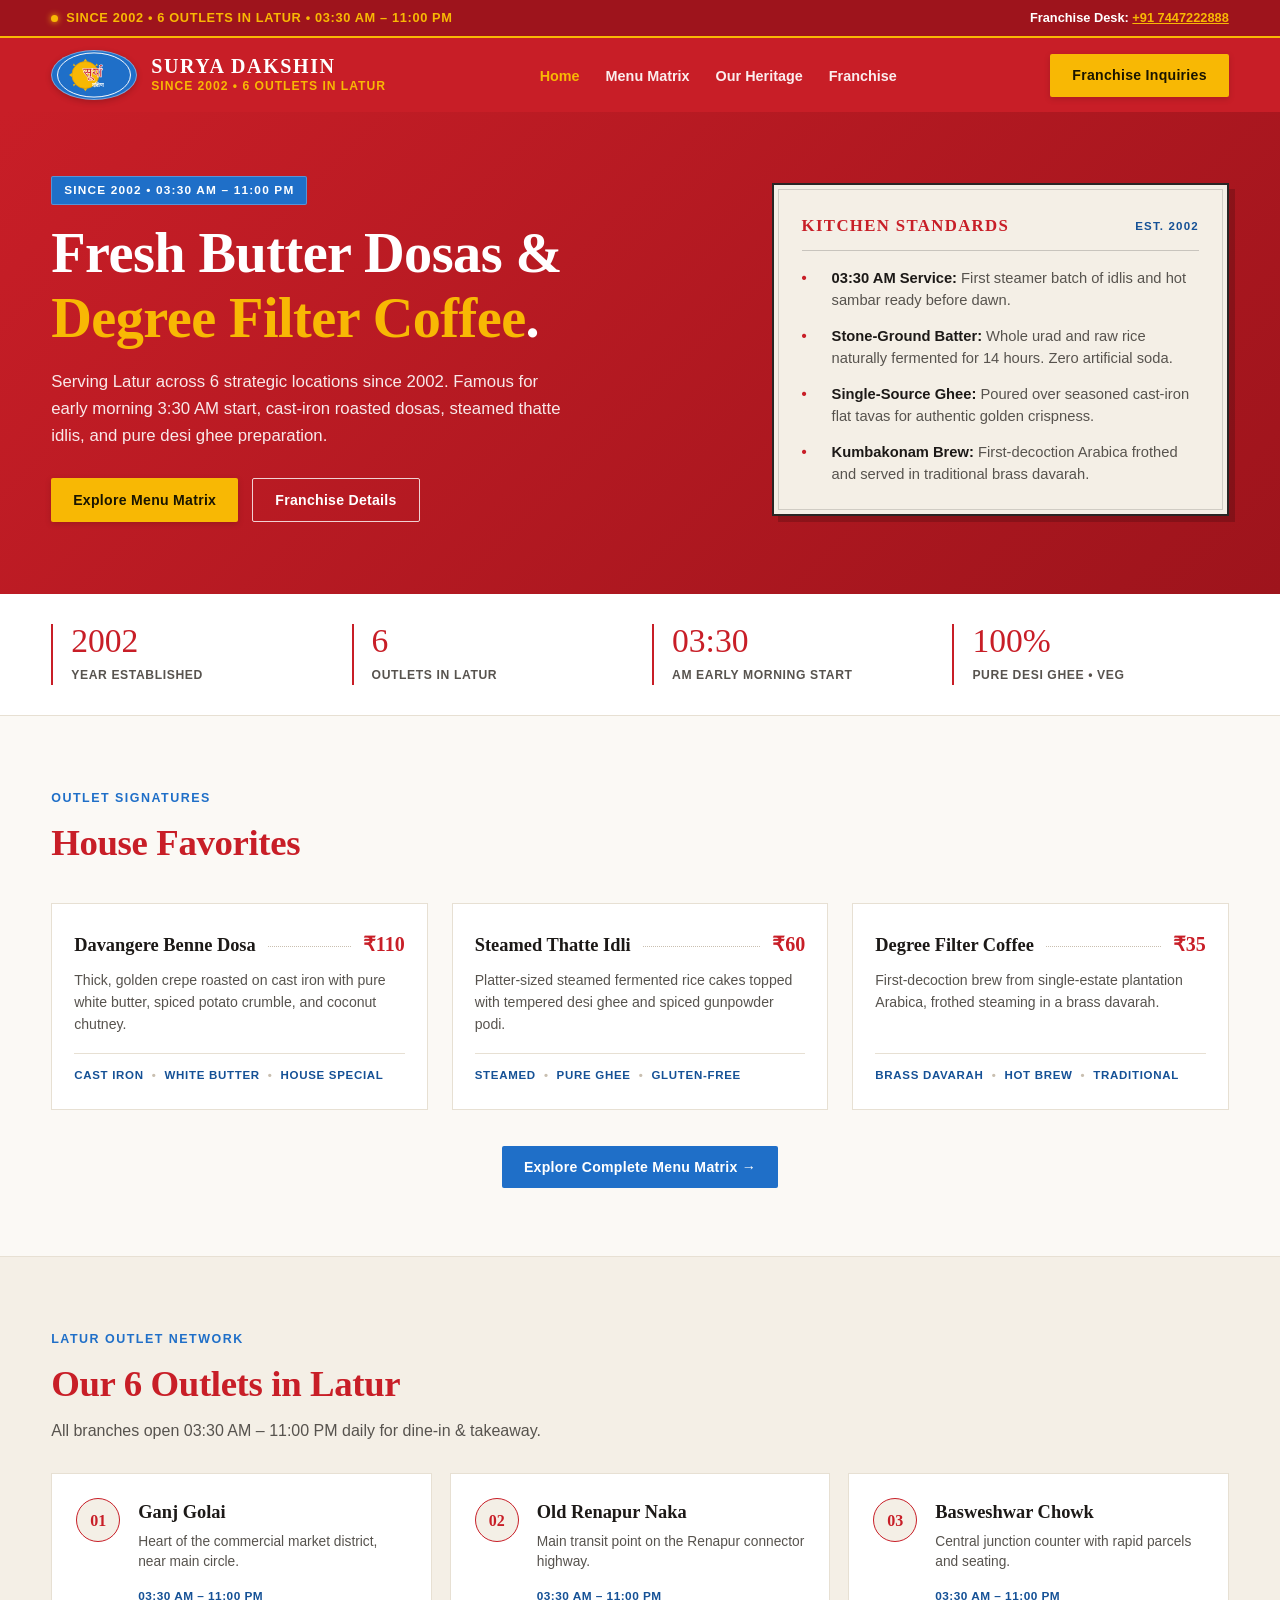
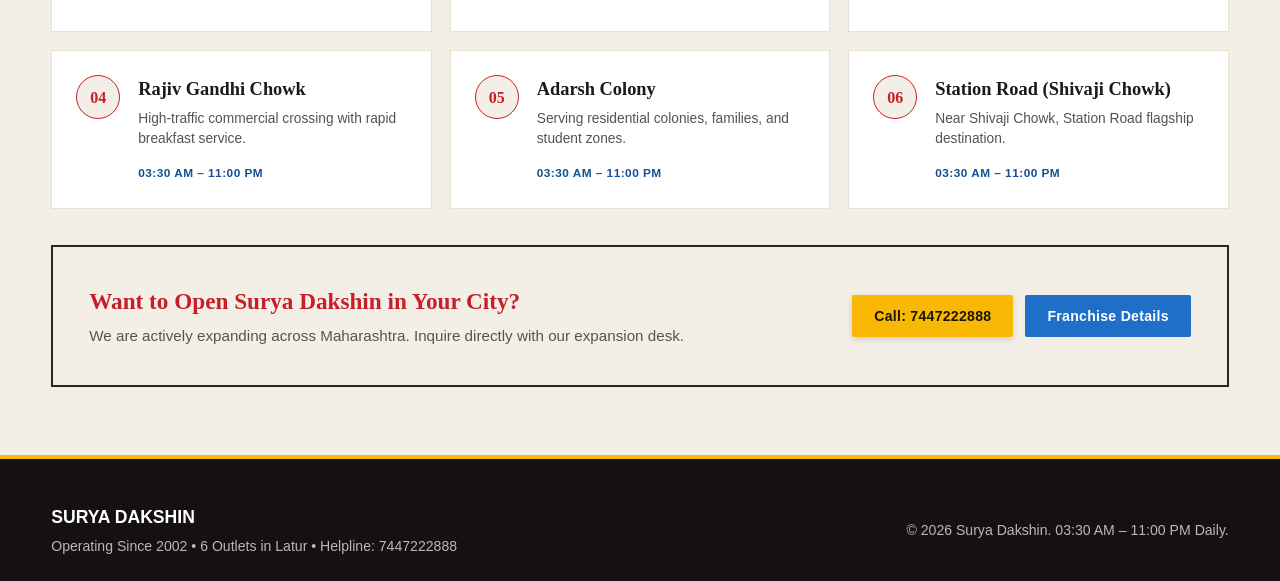
<file: index.html>
<!DOCTYPE html>
<html lang="en">
<head>
  <meta charset="UTF-8">
  <meta name="viewport" content="width=device-width, initial-scale=1.0">
  <title>Surya Dakshin | Authentic South Indian (Since 2002) | Latur</title>
  <link rel="stylesheet" href="css/style.css">
</head>
<body>

  <!-- Top Marquee -->
  <aside class="marquee-bar">
    <div class="container marquee-inner">
      <div class="marquee-badge">
        <span class="marquee-dot"></span>
        <span>Since 2002 &bull; 6 Outlets in Latur &bull; 03:30 AM &ndash; 11:00 PM</span>
      </div>
      <div>
        <span>Franchise Desk: <a href="tel:+917447222888" style="color: var(--brand-sun-yellow); text-decoration: underline;">+91 7447222888</a></span>
      </div>
    </div>
  </aside>

  <!-- Site Header -->
  <header class="site-header" id="masthead">
    <div class="container header-inner">
      <a href="index.html" class="brand-group" aria-label="Surya Dakshin Home">
        <div class="brand-oval-logo" aria-hidden="true">
          <svg viewBox="0 0 160 100" width="100%" height="100%">
            <ellipse cx="80" cy="50" rx="76" ry="46" fill="#1f6fc8" stroke="#ffffff" stroke-width="2"/>
            <g transform="translate(62, 50)">
              <circle cx="0" cy="0" r="28" fill="#f8b804" stroke="#e09b00" stroke-width="1.5"/>
              <path d="M0 -34 L4 -28 L-4 -28 Z" fill="#f8b804"/>
              <path d="M0 34 L4 28 L-4 28 Z" fill="#f8b804"/>
              <path d="M-34 0 L-28 4 L-28 -4 Z" fill="#f8b804"/>
              <path d="M34 0 L28 4 L28 -4 Z" fill="#f8b804"/>
              <path d="M-24 -24 L-20 -18 L-26 -20 Z" fill="#f8b804"/>
              <path d="M24 24 L20 18 L26 20 Z" fill="#f8b804"/>
              <path d="M-24 24 L-20 18 L-26 20 Z" fill="#f8b804"/>
              <path d="M24 -24 L20 -18 L26 -20 Z" fill="#f8b804"/>
            </g>
            <text x="76" y="55" font-family="'Noto Sans Devanagari', 'Arial Black', sans-serif" font-weight="900" font-size="28" fill="#c81e27" stroke="#ffffff" stroke-width="1.2" text-anchor="middle">सूर्या</text>
            <text x="88" y="74" font-family="'Noto Sans Devanagari', sans-serif" font-weight="800" font-size="13" fill="#ffffff" text-anchor="middle">दक्षिण</text>
          </svg>
        </div>

        <div class="brand-text-block">
          <span class="brand-en">SURYA DAKSHIN</span>
          <span class="brand-mr">Since 2002 &bull; 6 Outlets in Latur</span>
        </div>
      </a>

      <nav aria-label="Primary navigation">
        <ul class="nav-menu">
          <li><a href="index.html" class="nav-link is-current">Home</a></li>
          <li><a href="menu.html" class="nav-link">Menu Matrix</a></li>
          <li><a href="about.html" class="nav-link">Our Heritage</a></li>
          <li><a href="franchise.html" class="nav-link">Franchise</a></li>
        </ul>
      </nav>

      <a href="franchise.html" class="btn btn-yellow">Franchise Inquiries</a>
    </div>
  </header>

  <main>
    <!-- Hero Banner -->
    <section class="hero">
      <div class="container hero-grid">
        <div>
          <span class="hero-kicker">Since 2002 &bull; 03:30 AM &ndash; 11:00 PM</span>
          <h1>Fresh Butter Dosas &amp; <span>Degree Filter Coffee</span>.</h1>
          <p>
            Serving Latur across 6 strategic locations since 2002. Famous for early morning 3:30 AM start, cast-iron roasted dosas, steamed thatte idlis, and pure desi ghee preparation.
          </p>
          <div class="hero-actions">
            <a href="menu.html" class="btn btn-yellow">Explore Menu Matrix</a>
            <a href="franchise.html" class="btn btn-outline-white">Franchise Details</a>
          </div>
        </div>

        <!-- Bespoke Card 1: Kitchen Plaque -->
        <div class="plaque-card">
          <div class="plaque-header">
            <span class="plaque-title">Kitchen Standards</span>
            <span class="plaque-seal">Est. 2002</span>
          </div>
          <ul class="plaque-list">
            <li class="plaque-item">
              <span class="plaque-bullet">&bull;</span>
              <div><strong>03:30 AM Service:</strong> First steamer batch of idlis and hot sambar ready before dawn.</div>
            </li>
            <li class="plaque-item">
              <span class="plaque-bullet">&bull;</span>
              <div><strong>Stone-Ground Batter:</strong> Whole urad and raw rice naturally fermented for 14 hours. Zero artificial soda.</div>
            </li>
            <li class="plaque-item">
              <span class="plaque-bullet">&bull;</span>
              <div><strong>Single-Source Ghee:</strong> Poured over seasoned cast-iron flat tavas for authentic golden crispness.</div>
            </li>
            <li class="plaque-item">
              <span class="plaque-bullet">&bull;</span>
              <div><strong>Kumbakonam Brew:</strong> First-decoction Arabica frothed and served in traditional brass davarah.</div>
            </li>
          </ul>
        </div>
      </div>
    </section>

    <!-- Metrics -->
    <section class="metrics" aria-label="Operational benchmarks">
      <div class="container metrics-grid">
        <div class="metric-item">
          <span class="metric-num">2002</span>
          <span class="metric-label">Year Established</span>
        </div>
        <div class="metric-item">
          <span class="metric-num">6</span>
          <span class="metric-label">Outlets in Latur</span>
        </div>
        <div class="metric-item">
          <span class="metric-num">03:30</span>
          <span class="metric-label">AM Early Morning Start</span>
        </div>
        <div class="metric-item">
          <span class="metric-num">100%</span>
          <span class="metric-label">Pure Desi Ghee &bull; Veg</span>
        </div>
      </div>
    </section>

    <!-- Bespoke Card 2: Ledger Menu Grid -->
    <section class="menu">
      <div class="container">
        <div class="section-head">
          <span class="section-kicker">Outlet Signatures</span>
          <h2>House Favorites</h2>
        </div>

        <div class="menu-grid">
          <article class="ledger-card">
            <div>
              <div class="ledger-top">
                <h3 class="ledger-title">Davangere Benne Dosa</h3>
                <span class="ledger-leader"></span>
                <span class="ledger-price">&#8377;110</span>
              </div>
              <p class="ledger-desc">Thick, golden crepe roasted on cast iron with pure white butter, spiced potato crumble, and coconut chutney.</p>
            </div>
            <div class="ledger-notes">
              <span class="ledger-note">Cast Iron</span>
              <span class="ledger-note">White Butter</span>
              <span class="ledger-note">House Special</span>
            </div>
          </article>

          <article class="ledger-card">
            <div>
              <div class="ledger-top">
                <h3 class="ledger-title">Steamed Thatte Idli</h3>
                <span class="ledger-leader"></span>
                <span class="ledger-price">&#8377;60</span>
              </div>
              <p class="ledger-desc">Platter-sized steamed fermented rice cakes topped with tempered desi ghee and spiced gunpowder podi.</p>
            </div>
            <div class="ledger-notes">
              <span class="ledger-note">Steamed</span>
              <span class="ledger-note">Pure Ghee</span>
              <span class="ledger-note">Gluten-Free</span>
            </div>
          </article>

          <article class="ledger-card">
            <div>
              <div class="ledger-top">
                <h3 class="ledger-title">Degree Filter Coffee</h3>
                <span class="ledger-leader"></span>
                <span class="ledger-price">&#8377;35</span>
              </div>
              <p class="ledger-desc">First-decoction brew from single-estate plantation Arabica, frothed steaming in a brass davarah.</p>
            </div>
            <div class="ledger-notes">
              <span class="ledger-note">Brass Davarah</span>
              <span class="ledger-note">Hot Brew</span>
              <span class="ledger-note">Traditional</span>
            </div>
          </article>
        </div>

        <div style="margin-top: 36px; text-align: center;">
          <a href="menu.html" class="btn btn-blue">Explore Complete Menu Matrix &rarr;</a>
        </div>
      </div>
    </section>

    <!-- Bespoke Card 3: Counter Token Outlets -->
    <section class="menu" style="background-color: var(--bg-parchment); border-top: 1px solid var(--border-hairline);">
      <div class="container">
        <div class="section-head">
          <span class="section-kicker">Latur Outlet Network</span>
          <h2>Our 6 Outlets in Latur</h2>
          <p style="color: var(--text-muted); margin-top: 4px;">All branches open 03:30 AM &ndash; 11:00 PM daily for dine-in &amp; takeaway.</p>
        </div>

        <div style="display: grid; grid-template-columns: repeat(auto-fit, minmax(320px, 1fr)); gap: 18px;">
          
          <div class="token-card">
            <div class="token-badge">01</div>
            <div class="token-info">
              <h3 class="token-title">Ganj Golai</h3>
              <p class="token-landmark">Heart of the commercial market district, near main circle.</p>
              <span class="token-schedule">03:30 AM &ndash; 11:00 PM</span>
            </div>
          </div>

          <div class="token-card">
            <div class="token-badge">02</div>
            <div class="token-info">
              <h3 class="token-title">Old Renapur Naka</h3>
              <p class="token-landmark">Main transit point on the Renapur connector highway.</p>
              <span class="token-schedule">03:30 AM &ndash; 11:00 PM</span>
            </div>
          </div>

          <div class="token-card">
            <div class="token-badge">03</div>
            <div class="token-info">
              <h3 class="token-title">Basweshwar Chowk</h3>
              <p class="token-landmark">Central junction counter with rapid parcels and seating.</p>
              <span class="token-schedule">03:30 AM &ndash; 11:00 PM</span>
            </div>
          </div>

          <div class="token-card">
            <div class="token-badge">04</div>
            <div class="token-info">
              <h3 class="token-title">Rajiv Gandhi Chowk</h3>
              <p class="token-landmark">High-traffic commercial crossing with rapid breakfast service.</p>
              <span class="token-schedule">03:30 AM &ndash; 11:00 PM</span>
            </div>
          </div>

          <div class="token-card">
            <div class="token-badge">05</div>
            <div class="token-info">
              <h3 class="token-title">Adarsh Colony</h3>
              <p class="token-landmark">Serving residential colonies, families, and student zones.</p>
              <span class="token-schedule">03:30 AM &ndash; 11:00 PM</span>
            </div>
          </div>

          <div class="token-card">
            <div class="token-badge">06</div>
            <div class="token-info">
              <h3 class="token-title">Station Road (Shivaji Chowk)</h3>
              <p class="token-landmark">Near Shivaji Chowk, Station Road flagship destination.</p>
              <span class="token-schedule">03:30 AM &ndash; 11:00 PM</span>
            </div>
          </div>

        </div>

        <!-- Expansion Banner -->
        <div class="franchise-banner">
          <div>
            <h3>Want to Open Surya Dakshin in Your City?</h3>
            <p>We are actively expanding across Maharashtra. Inquire directly with our expansion desk.</p>
          </div>
          <div style="display: flex; gap: 12px; flex-wrap: wrap;">
            <a href="tel:+917447222888" class="btn btn-yellow">Call: 7447222888</a>
            <a href="franchise.html" class="btn btn-blue">Franchise Details</a>
          </div>
        </div>

      </div>
    </section>
  </main>

  <footer class="site-footer">
    <div class="container footer-inner">
      <div>
        <strong style="color: #fff; font-size: 1.1rem; display: block; margin-bottom: 4px;">SURYA DAKSHIN</strong>
        <p>Operating Since 2002 &bull; 6 Outlets in Latur &bull; Helpline: 7447222888</p>
      </div>
      <div>
        <p>&copy; 2026 Surya Dakshin. 03:30 AM &ndash; 11:00 PM Daily.</p>
      </div>
    </div>
  </footer>

  <script src="js/main.js"></script>
</body>
</html>
</file>
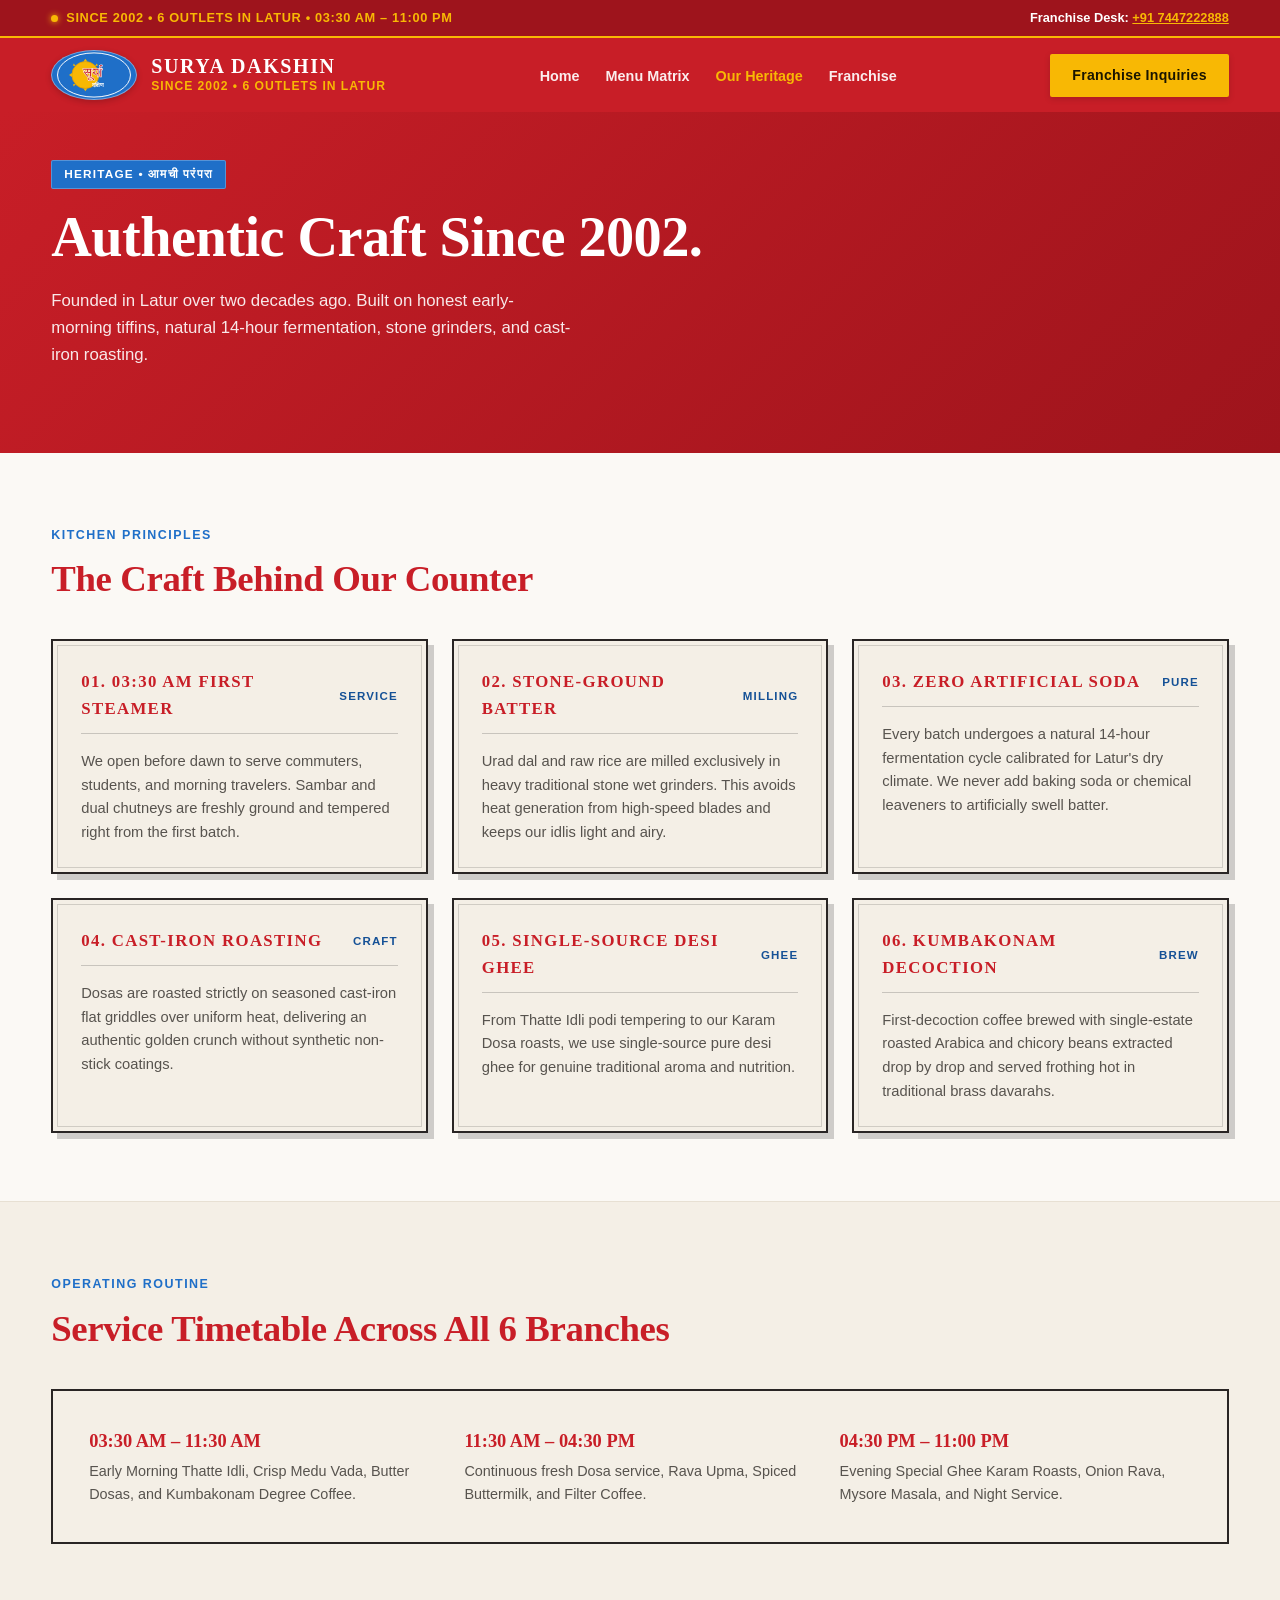
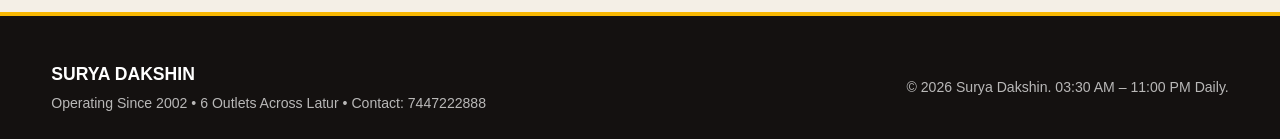
<file: about.html>
<!DOCTYPE html>
<html lang="en">
<head>
  <meta charset="UTF-8">
  <meta name="viewport" content="width=device-width, initial-scale=1.0">
  <title>Our Heritage | Surya Dakshin Latur (Since 2002)</title>
  <link rel="stylesheet" href="css/style.css">
</head>
<body>

  <!-- Top Marquee -->
  <aside class="marquee-bar">
    <div class="container marquee-inner">
      <div class="marquee-badge">
        <span class="marquee-dot"></span>
        <span>Since 2002 &bull; 6 Outlets in Latur &bull; 03:30 AM &ndash; 11:00 PM</span>
      </div>
      <div>
        <span>Franchise Desk: <a href="tel:+917447222888" style="color: var(--brand-sun-yellow); text-decoration: underline;">+91 7447222888</a></span>
      </div>
    </div>
  </aside>

  <!-- Header with All 4 Navigation Links -->
  <header class="site-header" id="masthead">
    <div class="container header-inner">
      <a href="index.html" class="brand-group" aria-label="Surya Dakshin Home">
        <div class="brand-oval-logo" aria-hidden="true">
          <svg viewBox="0 0 160 100" width="100%" height="100%">
            <ellipse cx="80" cy="50" rx="76" ry="46" fill="#1f6fc8" stroke="#ffffff" stroke-width="2"/>
            <g transform="translate(62, 50)">
              <circle cx="0" cy="0" r="28" fill="#f8b804" stroke="#e09b00" stroke-width="1.5"/>
              <path d="M0 -34 L4 -28 L-4 -28 Z" fill="#f8b804"/>
              <path d="M0 34 L4 28 L-4 28 Z" fill="#f8b804"/>
              <path d="M-34 0 L-28 4 L-28 -4 Z" fill="#f8b804"/>
              <path d="M34 0 L28 4 L28 -4 Z" fill="#f8b804"/>
              <path d="M-24 -24 L-20 -18 L-26 -20 Z" fill="#f8b804"/>
              <path d="M24 24 L20 18 L26 20 Z" fill="#f8b804"/>
              <path d="M-24 24 L-20 18 L-26 20 Z" fill="#f8b804"/>
              <path d="M24 -24 L20 -18 L26 -20 Z" fill="#f8b804"/>
            </g>
            <text x="76" y="55" font-family="'Noto Sans Devanagari', 'Arial Black', sans-serif" font-weight="900" font-size="28" fill="#c81e27" stroke="#ffffff" stroke-width="1.2" text-anchor="middle">सूर्या</text>
            <text x="88" y="74" font-family="'Noto Sans Devanagari', sans-serif" font-weight="800" font-size="13" fill="#ffffff" text-anchor="middle">दक्षिण</text>
          </svg>
        </div>

        <div class="brand-text-block">
          <span class="brand-en">SURYA DAKSHIN</span>
          <span class="brand-mr">Since 2002 &bull; 6 Outlets in Latur</span>
        </div>
      </a>

      <!-- Complete Navigation -->
      <nav aria-label="Primary navigation">
        <ul class="nav-menu">
          <li><a href="index.html" class="nav-link">Home</a></li>
          <li><a href="menu.html" class="nav-link">Menu Matrix</a></li>
          <li><a href="about.html" class="nav-link is-current">Our Heritage</a></li>
          <li><a href="franchise.html" class="nav-link">Franchise</a></li>
        </ul>
      </nav>

      <a href="franchise.html" class="btn btn-yellow">Franchise Inquiries</a>
    </div>
  </header>

  <main>
    <!-- Page Header -->
    <section class="hero" style="padding: 48px 0 56px;">
      <div class="container">
        <span class="hero-kicker">Heritage &bull; आमची परंपरा</span>
        <h1>Authentic Craft Since 2002.</h1>
        <p>
          Founded in Latur over two decades ago. Built on honest early-morning tiffins, natural 14-hour fermentation, stone grinders, and cast-iron roasting.
        </p>
      </div>
    </section>

    <!-- Kitchen Standards Grid using the Plaque Cards -->
    <section class="menu">
      <div class="container">
        <div class="section-head">
          <span class="section-kicker">Kitchen Principles</span>
          <h2>The Craft Behind Our Counter</h2>
        </div>

        <div style="display: grid; grid-template-columns: repeat(auto-fit, minmax(320px, 1fr)); gap: 24px;">
          
          <div class="plaque-card">
            <div class="plaque-header">
              <span class="plaque-title">01. 03:30 AM First Steamer</span>
              <span class="plaque-seal">Service</span>
            </div>
            <p style="font-size: 0.92rem; color: var(--text-muted); line-height: 1.6;">
              We open before dawn to serve commuters, students, and morning travelers. Sambar and dual chutneys are freshly ground and tempered right from the first batch.
            </p>
          </div>

          <div class="plaque-card">
            <div class="plaque-header">
              <span class="plaque-title">02. Stone-Ground Batter</span>
              <span class="plaque-seal">Milling</span>
            </div>
            <p style="font-size: 0.92rem; color: var(--text-muted); line-height: 1.6;">
              Urad dal and raw rice are milled exclusively in heavy traditional stone wet grinders. This avoids heat generation from high-speed blades and keeps our idlis light and airy.
            </p>
          </div>

          <div class="plaque-card">
            <div class="plaque-header">
              <span class="plaque-title">03. Zero Artificial Soda</span>
              <span class="plaque-seal">Pure</span>
            </div>
            <p style="font-size: 0.92rem; color: var(--text-muted); line-height: 1.6;">
              Every batch undergoes a natural 14-hour fermentation cycle calibrated for Latur's dry climate. We never add baking soda or chemical leaveners to artificially swell batter.
            </p>
          </div>

          <div class="plaque-card">
            <div class="plaque-header">
              <span class="plaque-title">04. Cast-Iron Roasting</span>
              <span class="plaque-seal">Craft</span>
            </div>
            <p style="font-size: 0.92rem; color: var(--text-muted); line-height: 1.6;">
              Dosas are roasted strictly on seasoned cast-iron flat griddles over uniform heat, delivering an authentic golden crunch without synthetic non-stick coatings.
            </p>
          </div>

          <div class="plaque-card">
            <div class="plaque-header">
              <span class="plaque-title">05. Single-Source Desi Ghee</span>
              <span class="plaque-seal">Ghee</span>
            </div>
            <p style="font-size: 0.92rem; color: var(--text-muted); line-height: 1.6;">
              From Thatte Idli podi tempering to our Karam Dosa roasts, we use single-source pure desi ghee for genuine traditional aroma and nutrition.
            </p>
          </div>

          <div class="plaque-card">
            <div class="plaque-header">
              <span class="plaque-title">06. Kumbakonam Decoction</span>
              <span class="plaque-seal">Brew</span>
            </div>
            <p style="font-size: 0.92rem; color: var(--text-muted); line-height: 1.6;">
              First-decoction coffee brewed with single-estate roasted Arabica and chicory beans extracted drop by drop and served frothing hot in traditional brass davarahs.
            </p>
          </div>

        </div>
      </div>
    </section>

    <!-- Daily Routine Timetable -->
    <section class="menu" style="background-color: var(--bg-parchment); border-top: 1px solid var(--border-hairline);">
      <div class="container">
        <div class="section-head">
          <span class="section-kicker">Operating Routine</span>
          <h2>Service Timetable Across All 6 Branches</h2>
        </div>

        <div class="franchise-banner" style="margin-top: 0;">
          <div style="display: grid; grid-template-columns: repeat(auto-fit, minmax(260px, 1fr)); gap: 24px; width: 100%;">
            <div>
              <strong style="color: var(--brand-red); font-size: 1.15rem; display: block; font-family: var(--font-display);">03:30 AM &ndash; 11:30 AM</strong>
              <p style="color: var(--text-muted); margin: 4px 0 0; font-size: 0.9rem;">Early Morning Thatte Idli, Crisp Medu Vada, Butter Dosas, and Kumbakonam Degree Coffee.</p>
            </div>
            <div>
              <strong style="color: var(--brand-red); font-size: 1.15rem; display: block; font-family: var(--font-display);">11:30 AM &ndash; 04:30 PM</strong>
              <p style="color: var(--text-muted); margin: 4px 0 0; font-size: 0.9rem;">Continuous fresh Dosa service, Rava Upma, Spiced Buttermilk, and Filter Coffee.</p>
            </div>
            <div>
              <strong style="color: var(--brand-red); font-size: 1.15rem; display: block; font-family: var(--font-display);">04:30 PM &ndash; 11:00 PM</strong>
              <p style="color: var(--text-muted); margin: 4px 0 0; font-size: 0.9rem;">Evening Special Ghee Karam Roasts, Onion Rava, Mysore Masala, and Night Service.</p>
            </div>
          </div>
        </div>
      </div>
    </section>
  </main>

  <footer class="site-footer">
    <div class="container footer-inner">
      <div>
        <strong style="color: #fff; font-size: 1.1rem; display: block; margin-bottom: 4px;">SURYA DAKSHIN</strong>
        <p>Operating Since 2002 &bull; 6 Outlets Across Latur &bull; Contact: 7447222888</p>
      </div>
      <div>
        <p>&copy; 2026 Surya Dakshin. 03:30 AM &ndash; 11:00 PM Daily.</p>
      </div>
    </div>
  </footer>

  <script src="js/main.js"></script>
</body>
</html>
</file>
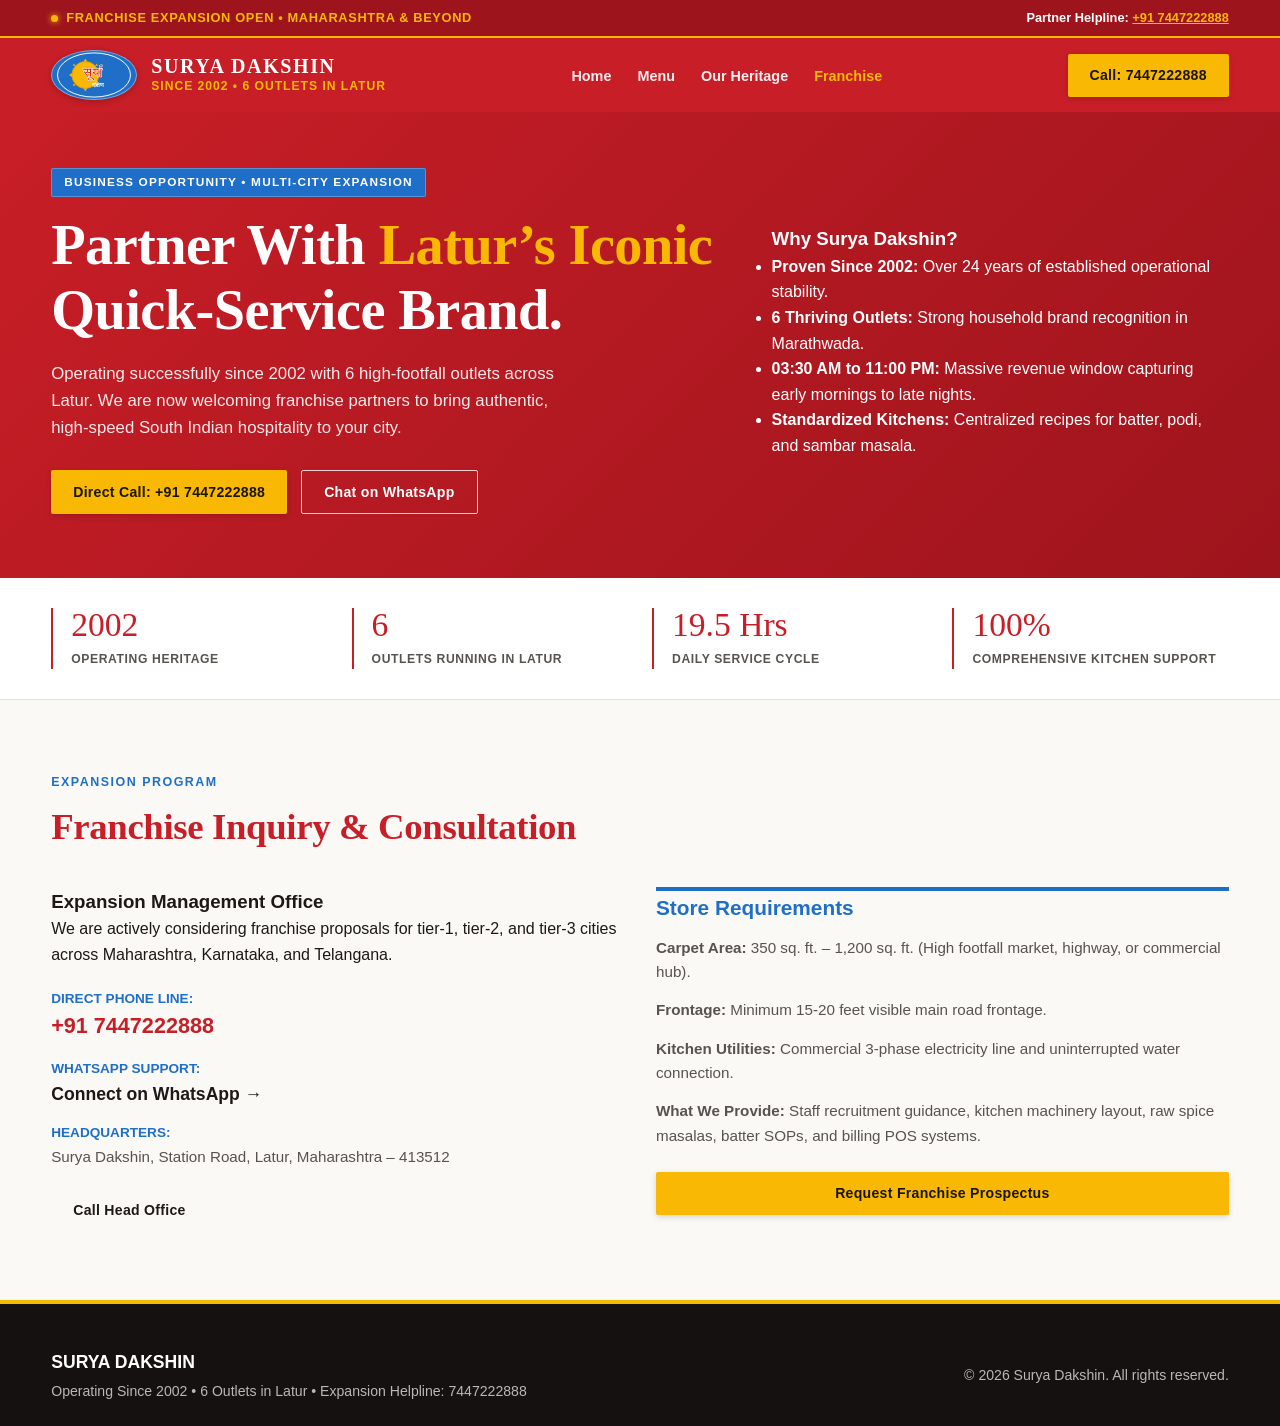
<file: franchise.html>
<!DOCTYPE html>
<html lang="en">
<head>
  <meta charset="UTF-8">
  <meta name="viewport" content="width=device-width, initial-scale=1.0">
  <title>Franchise Opportunity | Surya Dakshin (Since 2002)</title>
  <link rel="stylesheet" href="css/style.css">
</head>
<body>

  <!-- Top Marquee -->
  <aside class="marquee-bar">
    <div class="container marquee-inner">
      <div class="marquee-badge">
        <span class="marquee-dot"></span>
        <span>Franchise Expansion Open &bull; Maharashtra &amp; Beyond</span>
      </div>
      <div>
        <span>Partner Helpline: <a href="tel:+917447222888" style="color: var(--brand-sun-yellow); text-decoration: underline;">+91 7447222888</a></span>
      </div>
    </div>
  </aside>

  <!-- Header -->
  <header class="site-header" id="masthead">
    <div class="container header-inner">
      <a href="index.html" class="brand-group" aria-label="Surya Dakshin Home">
        <div class="brand-oval-logo" aria-hidden="true">
          <svg viewBox="0 0 160 100" width="100%" height="100%">
            <ellipse cx="80" cy="50" rx="76" ry="46" fill="#1f6fc8" stroke="#ffffff" stroke-width="2"/>
            <g transform="translate(62, 50)">
              <circle cx="0" cy="0" r="28" fill="#f8b804" stroke="#e09b00" stroke-width="1.5"/>
              <path d="M0 -34 L4 -28 L-4 -28 Z" fill="#f8b804"/>
              <path d="M0 34 L4 28 L-4 28 Z" fill="#f8b804"/>
              <path d="M-34 0 L-28 4 L-28 -4 Z" fill="#f8b804"/>
              <path d="M34 0 L28 4 L28 -4 Z" fill="#f8b804"/>
              <path d="M-24 -24 L-20 -18 L-26 -20 Z" fill="#f8b804"/>
              <path d="M24 24 L20 18 L26 20 Z" fill="#f8b804"/>
              <path d="M-24 24 L-20 18 L-26 20 Z" fill="#f8b804"/>
              <path d="M24 -24 L20 -18 L26 -20 Z" fill="#f8b804"/>
            </g>
            <text x="76" y="55" font-family="'Noto Sans Devanagari', 'Arial Black', sans-serif" font-weight="900" font-size="28" fill="#c81e27" stroke="#ffffff" stroke-width="1.2" text-anchor="middle">सूर्या</text>
            <text x="88" y="74" font-family="'Noto Sans Devanagari', sans-serif" font-weight="800" font-size="13" fill="#ffffff" text-anchor="middle">दक्षिण</text>
          </svg>
        </div>

        <div class="brand-text-block">
          <span class="brand-en">SURYA DAKSHIN</span>
          <span class="brand-mr">Since 2002 &bull; 6 Outlets in Latur</span>
        </div>
      </a>

      <nav aria-label="Primary navigation">
        <ul class="nav-menu">
          <li><a href="index.html" class="nav-link">Home</a></li>
          <li><a href="menu.html" class="nav-link">Menu</a></li>
          <li><a href="about.html" class="nav-link">Our Heritage</a></li>
          <li><a href="franchise.html" class="nav-link is-current">Franchise</a></li>
        </ul>
      </nav>

      <a href="tel:+917447222888" class="btn btn-yellow">Call: 7447222888</a>
    </div>
  </header>

  <main>
    <!-- Franchise Hero -->
    <section class="hero" style="padding: 56px 0 64px;">
      <div class="container hero-grid">
        <div>
          <span class="hero-kicker">Business Opportunity &bull; Multi-City Expansion</span>
          <h1>Partner With <span>Latur&rsquo;s Iconic</span> Quick-Service Brand.</h1>
          <p>
            Operating successfully since 2002 with 6 high-footfall outlets across Latur. We are now welcoming franchise partners to bring authentic, high-speed South Indian hospitality to your city.
          </p>
          <div class="hero-actions">
            <a href="tel:+917447222888" class="btn btn-yellow">Direct Call: +91 7447222888</a>
            <a href="https://wa.me/917447222888?text=Hello,%20I%20am%20interested%20in%20a%20Surya%20Dakshin%20Franchise." target="_blank" rel="noopener noreferrer" class="btn btn-outline-white">Chat on WhatsApp</a>
          </div>
        </div>

        <div class="hero-card">
          <h3>Why Surya Dakshin?</h3>
          <ul>
            <li><strong>Proven Since 2002:</strong> Over 24 years of established operational stability.</li>
            <li><strong>6 Thriving Outlets:</strong> Strong household brand recognition in Marathwada.</li>
            <li><strong>03:30 AM to 11:00 PM:</strong> Massive revenue window capturing early mornings to late nights.</li>
            <li><strong>Standardized Kitchens:</strong> Centralized recipes for batter, podi, and sambar masala.</li>
          </ul>
        </div>
      </div>
    </section>

    <!-- Franchise Models & Numbers -->
    <section class="metrics" aria-label="Franchise Highlights">
      <div class="container metrics-grid">
        <div class="metric-item">
          <span class="metric-num">2002</span>
          <span class="metric-label">Operating Heritage</span>
        </div>
        <div class="metric-item">
          <span class="metric-num">6</span>
          <span class="metric-label">Outlets Running in Latur</span>
        </div>
        <div class="metric-item">
          <span class="metric-num">19.5 Hrs</span>
          <span class="metric-label">Daily Service Cycle</span>
        </div>
        <div class="metric-item">
          <span class="metric-num">100%</span>
          <span class="metric-label">Comprehensive Kitchen Support</span>
        </div>
      </div>
    </section>

    <!-- Franchise Partnership Form & Details -->
    <section class="menu">
      <div class="container">
        <div class="section-head">
          <span class="section-kicker">Expansion Program</span>
          <h2>Franchise Inquiry &amp; Consultation</h2>
        </div>

        <div style="display: grid; grid-template-columns: repeat(auto-fit, minmax(320px, 1fr)); gap: 32px;">
          
          <!-- Contact Box -->
          <div class="outlet-box" style="margin-top: 0; border-left-color: var(--brand-red);">
            <h3>Expansion Management Office</h3>
            <p>We are actively considering franchise proposals for tier-1, tier-2, and tier-3 cities across Maharashtra, Karnataka, and Telangana.</p>
            
            <div style="margin: 20px 0; display: flex; flex-direction: column; gap: 14px;">
              <div>
                <strong style="color: var(--brand-blue); display: block; font-size: 0.85rem; text-transform: uppercase;">Direct Phone Line:</strong>
                <a href="tel:+917447222888" style="font-size: 1.35rem; font-weight: 800; color: var(--brand-red);">+91 7447222888</a>
              </div>
              <div>
                <strong style="color: var(--brand-blue); display: block; font-size: 0.85rem; text-transform: uppercase;">WhatsApp Support:</strong>
                <a href="https://wa.me/917447222888?text=Interested%20in%20Surya%20Dakshin%20Franchise" target="_blank" rel="noopener noreferrer" style="font-size: 1.1rem; font-weight: 700; color: var(--brand-sun-yellow-dark);">Connect on WhatsApp &rarr;</a>
              </div>
              <div>
                <strong style="color: var(--brand-blue); display: block; font-size: 0.85rem; text-transform: uppercase;">Headquarters:</strong>
                <span style="color: var(--text-muted); font-size: 0.95rem;">Surya Dakshin, Station Road, Latur, Maharashtra &ndash; 413512</span>
              </div>
            </div>

            <div class="outlet-actions">
              <a href="tel:+917447222888" class="btn btn-red">Call Head Office</a>
            </div>
          </div>

          <!-- Franchise Requirements Card -->
          <div class="item-card" style="box-shadow: var(--shadow-sm); border-top: 4px solid var(--brand-blue);">
            <h3 class="item-title" style="color: var(--brand-blue); font-size: 1.3rem; margin-bottom: 12px;">Store Requirements</h3>
            <ul style="list-style: none; display: flex; flex-direction: column; gap: 14px; font-size: 0.95rem; color: var(--text-muted); margin-bottom: 24px;">
              <li><strong>Carpet Area:</strong> 350 sq. ft. &ndash; 1,200 sq. ft. (High footfall market, highway, or commercial hub).</li>
              <li><strong>Frontage:</strong> Minimum 15-20 feet visible main road frontage.</li>
              <li><strong>Kitchen Utilities:</strong> Commercial 3-phase electricity line and uninterrupted water connection.</li>
              <li><strong>What We Provide:</strong> Staff recruitment guidance, kitchen machinery layout, raw spice masalas, batter SOPs, and billing POS systems.</li>
            </ul>
            <a href="https://wa.me/917447222888?text=Please%20send%20Surya%20Dakshin%20Franchise%20brochure%20and%20investment%20details." target="_blank" rel="noopener noreferrer" class="btn btn-yellow" style="width: 100%;">Request Franchise Prospectus</a>
          </div>

        </div>
      </div>
    </section>
  </main>

  <footer class="site-footer">
    <div class="container footer-inner">
      <div>
        <strong style="color: #fff; font-size: 1.1rem; display: block; margin-bottom: 4px;">SURYA DAKSHIN</strong>
        <p>Operating Since 2002 &bull; 6 Outlets in Latur &bull; Expansion Helpline: 7447222888</p>
      </div>
      <div>
        <p>&copy; 2026 Surya Dakshin. All rights reserved.</p>
      </div>
    </div>
  </footer>

  <script src="js/main.js"></script>
</body>
</html>
</file>
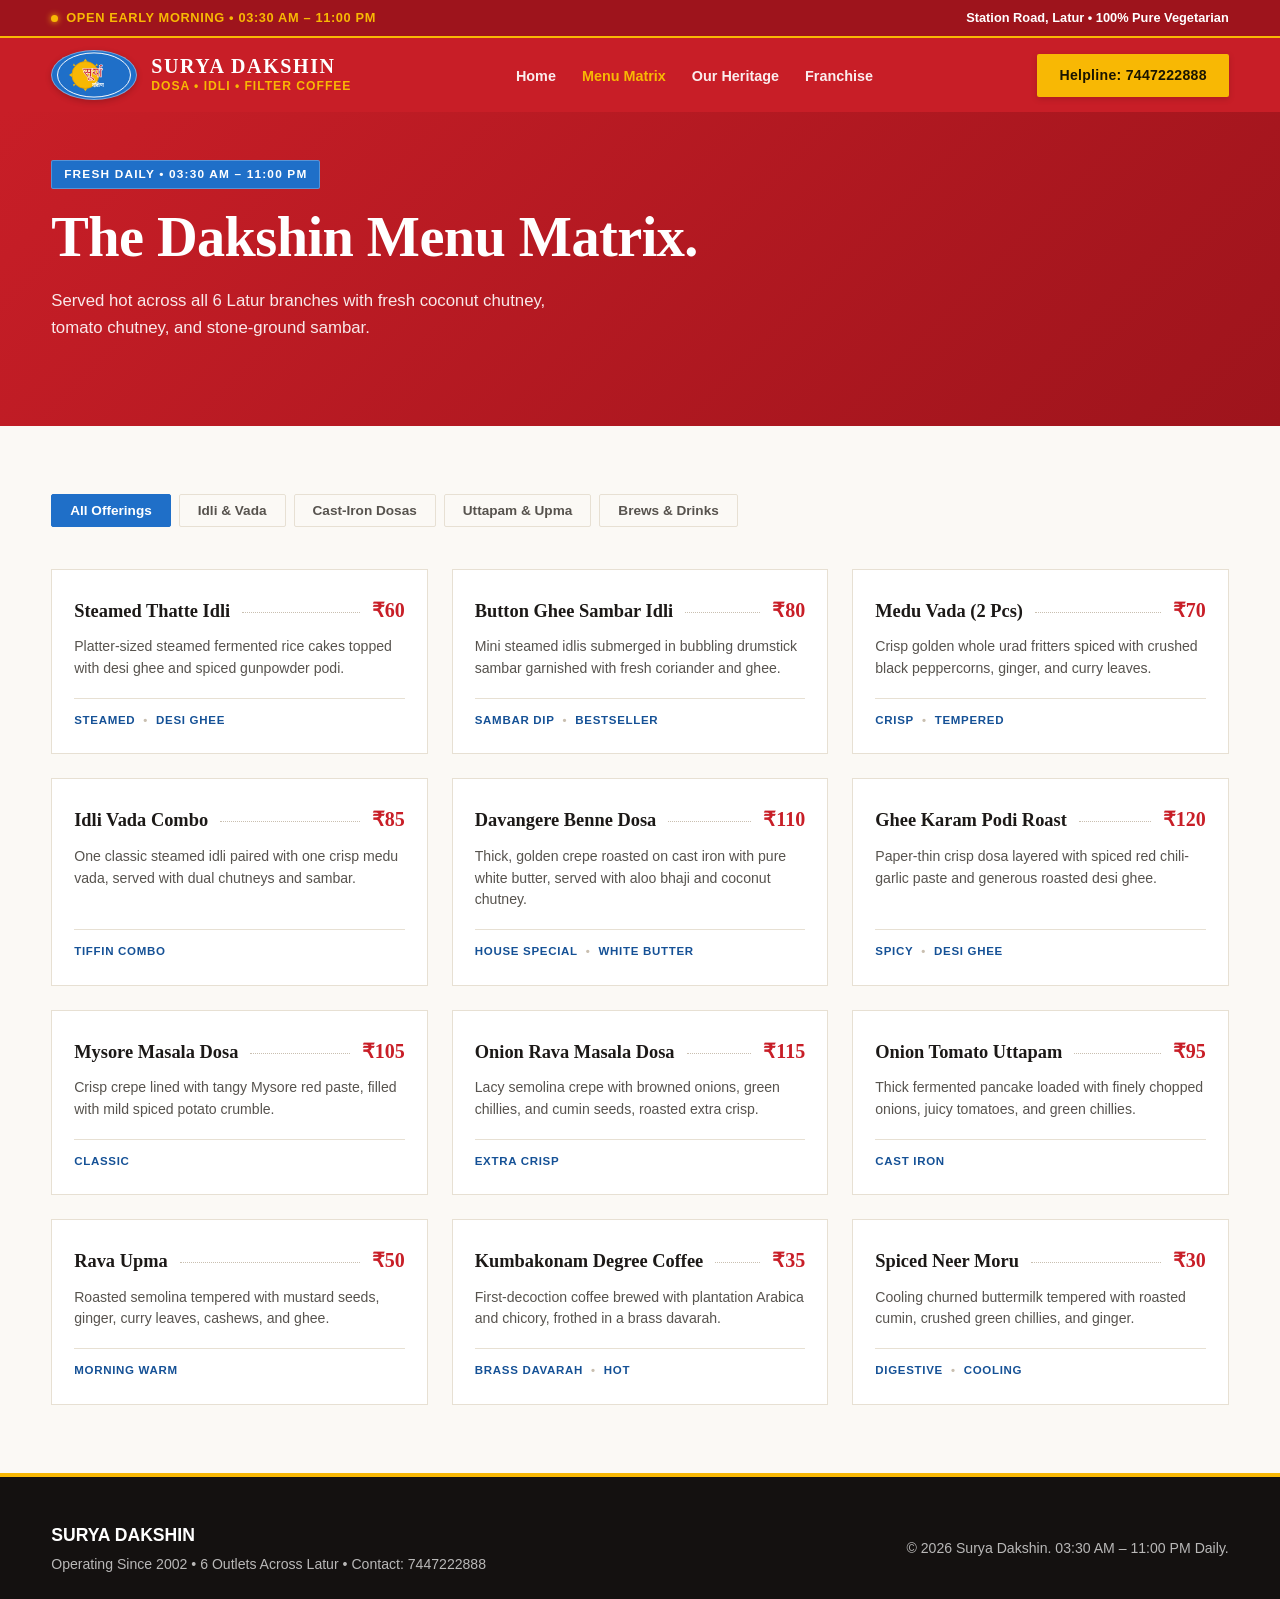
<file: menu.html>
<!DOCTYPE html>
<html lang="en">
<head>
  <meta charset="UTF-8">
  <meta name="viewport" content="width=device-width, initial-scale=1.0">
  <title>Menu Matrix | Surya Dakshin Latur</title>
  <link rel="stylesheet" href="css/style.css">
</head>
<body>

  <!-- Top Marquee -->
  <aside class="marquee-bar">
    <div class="container marquee-inner">
      <div class="marquee-badge">
        <span class="marquee-dot"></span>
        <span>Open Early Morning &bull; 03:30 AM &ndash; 11:00 PM</span>
      </div>
      <div>
        <span>Station Road, Latur &bull; 100% Pure Vegetarian</span>
      </div>
    </div>
  </aside>

  <!-- Header -->
  <header class="site-header" id="masthead">
    <div class="container header-inner">
      <a href="index.html" class="brand-group" aria-label="Surya Dakshin Home">
        <div class="brand-oval-logo" aria-hidden="true">
          <svg viewBox="0 0 160 100" width="100%" height="100%">
            <ellipse cx="80" cy="50" rx="76" ry="46" fill="#1f6fc8" stroke="#ffffff" stroke-width="2"/>
            <g transform="translate(62, 50)">
              <circle cx="0" cy="0" r="28" fill="#f8b804" stroke="#e09b00" stroke-width="1.5"/>
              <path d="M0 -34 L4 -28 L-4 -28 Z" fill="#f8b804"/>
              <path d="M0 34 L4 28 L-4 28 Z" fill="#f8b804"/>
              <path d="M-34 0 L-28 4 L-28 -4 Z" fill="#f8b804"/>
              <path d="M34 0 L28 4 L28 -4 Z" fill="#f8b804"/>
              <path d="M-24 -24 L-20 -18 L-26 -20 Z" fill="#f8b804"/>
              <path d="M24 24 L20 18 L26 20 Z" fill="#f8b804"/>
              <path d="M-24 24 L-20 18 L-26 20 Z" fill="#f8b804"/>
              <path d="M24 -24 L20 -18 L26 -20 Z" fill="#f8b804"/>
            </g>
            <text x="76" y="55" font-family="'Noto Sans Devanagari', 'Arial Black', sans-serif" font-weight="900" font-size="28" fill="#c81e27" stroke="#ffffff" stroke-width="1.2" text-anchor="middle">सूर्या</text>
            <text x="88" y="74" font-family="'Noto Sans Devanagari', sans-serif" font-weight="800" font-size="13" fill="#ffffff" text-anchor="middle">दक्षिण</text>
          </svg>
        </div>

        <div class="brand-text-block">
          <span class="brand-en">SURYA DAKSHIN</span>
          <span class="brand-mr">Dosa &bull; Idli &bull; Filter Coffee</span>
        </div>
      </a>

      <nav aria-label="Primary navigation">
        <ul class="nav-menu">
          <li><a href="index.html" class="nav-link">Home</a></li>
          <li><a href="menu.html" class="nav-link is-current">Menu Matrix</a></li>
          <li><a href="about.html" class="nav-link">Our Heritage</a></li>
          <li><a href="franchise.html" class="nav-link">Franchise</a></li>
        </ul>
      </nav>

      <a href="tel:+917447222888" class="btn btn-yellow">Helpline: 7447222888</a>
    </div>
  </header>

  <main>
    <section class="hero" style="padding: 48px 0 56px;">
      <div class="container">
        <span class="hero-kicker">Fresh Daily &bull; 03:30 AM &ndash; 11:00 PM</span>
        <h1>The Dakshin Menu Matrix.</h1>
        <p>
          Served hot across all 6 Latur branches with fresh coconut chutney, tomato chutney, and stone-ground sambar.
        </p>
      </div>
    </section>

    <section class="menu">
      <div class="container">
        <!-- Filter Controls -->
        <div class="filter-bar">
          <button class="filter-pill is-active" data-filter="all">All Offerings</button>
          <button class="filter-pill" data-filter="idli-vada">Idli &amp; Vada</button>
          <button class="filter-pill" data-filter="dosas">Cast-Iron Dosas</button>
          <button class="filter-pill" data-filter="uttapam">Uttapam &amp; Upma</button>
          <button class="filter-pill" data-filter="beverages">Brews &amp; Drinks</button>
        </div>

        <!-- Ledger Grid -->
        <div class="menu-grid" id="menuGrid">
          
          <article class="ledger-card" data-category="idli-vada">
            <div>
              <div class="ledger-top">
                <h3 class="ledger-title">Steamed Thatte Idli</h3>
                <span class="ledger-leader"></span>
                <span class="ledger-price">&#8377;60</span>
              </div>
              <p class="ledger-desc">Platter-sized steamed fermented rice cakes topped with desi ghee and spiced gunpowder podi.</p>
            </div>
            <div class="ledger-notes">
              <span class="ledger-note">Steamed</span>
              <span class="ledger-note">Desi Ghee</span>
            </div>
          </article>

          <article class="ledger-card" data-category="idli-vada">
            <div>
              <div class="ledger-top">
                <h3 class="ledger-title">Button Ghee Sambar Idli</h3>
                <span class="ledger-leader"></span>
                <span class="ledger-price">&#8377;80</span>
              </div>
              <p class="ledger-desc">Mini steamed idlis submerged in bubbling drumstick sambar garnished with fresh coriander and ghee.</p>
            </div>
            <div class="ledger-notes">
              <span class="ledger-note">Sambar Dip</span>
              <span class="ledger-note">Bestseller</span>
            </div>
          </article>

          <article class="ledger-card" data-category="idli-vada">
            <div>
              <div class="ledger-top">
                <h3 class="ledger-title">Medu Vada (2 Pcs)</h3>
                <span class="ledger-leader"></span>
                <span class="ledger-price">&#8377;70</span>
              </div>
              <p class="ledger-desc">Crisp golden whole urad fritters spiced with crushed black peppercorns, ginger, and curry leaves.</p>
            </div>
            <div class="ledger-notes">
              <span class="ledger-note">Crisp</span>
              <span class="ledger-note">Tempered</span>
            </div>
          </article>

          <article class="ledger-card" data-category="idli-vada">
            <div>
              <div class="ledger-top">
                <h3 class="ledger-title">Idli Vada Combo</h3>
                <span class="ledger-leader"></span>
                <span class="ledger-price">&#8377;85</span>
              </div>
              <p class="ledger-desc">One classic steamed idli paired with one crisp medu vada, served with dual chutneys and sambar.</p>
            </div>
            <div class="ledger-notes">
              <span class="ledger-note">Tiffin Combo</span>
            </div>
          </article>

          <article class="ledger-card" data-category="dosas">
            <div>
              <div class="ledger-top">
                <h3 class="ledger-title">Davangere Benne Dosa</h3>
                <span class="ledger-leader"></span>
                <span class="ledger-price">&#8377;110</span>
              </div>
              <p class="ledger-desc">Thick, golden crepe roasted on cast iron with pure white butter, served with aloo bhaji and coconut chutney.</p>
            </div>
            <div class="ledger-notes">
              <span class="ledger-note">House Special</span>
              <span class="ledger-note">White Butter</span>
            </div>
          </article>

          <article class="ledger-card" data-category="dosas">
            <div>
              <div class="ledger-top">
                <h3 class="ledger-title">Ghee Karam Podi Roast</h3>
                <span class="ledger-leader"></span>
                <span class="ledger-price">&#8377;120</span>
              </div>
              <p class="ledger-desc">Paper-thin crisp dosa layered with spiced red chili-garlic paste and generous roasted desi ghee.</p>
            </div>
            <div class="ledger-notes">
              <span class="ledger-note">Spicy</span>
              <span class="ledger-note">Desi Ghee</span>
            </div>
          </article>

          <article class="ledger-card" data-category="dosas">
            <div>
              <div class="ledger-top">
                <h3 class="ledger-title">Mysore Masala Dosa</h3>
                <span class="ledger-leader"></span>
                <span class="ledger-price">&#8377;105</span>
              </div>
              <p class="ledger-desc">Crisp crepe lined with tangy Mysore red paste, filled with mild spiced potato crumble.</p>
            </div>
            <div class="ledger-notes">
              <span class="ledger-note">Classic</span>
            </div>
          </article>

          <article class="ledger-card" data-category="dosas">
            <div>
              <div class="ledger-top">
                <h3 class="ledger-title">Onion Rava Masala Dosa</h3>
                <span class="ledger-leader"></span>
                <span class="ledger-price">&#8377;115</span>
              </div>
              <p class="ledger-desc">Lacy semolina crepe with browned onions, green chillies, and cumin seeds, roasted extra crisp.</p>
            </div>
            <div class="ledger-notes">
              <span class="ledger-note">Extra Crisp</span>
            </div>
          </article>

          <article class="ledger-card" data-category="uttapam">
            <div>
              <div class="ledger-top">
                <h3 class="ledger-title">Onion Tomato Uttapam</h3>
                <span class="ledger-leader"></span>
                <span class="ledger-price">&#8377;95</span>
              </div>
              <p class="ledger-desc">Thick fermented pancake loaded with finely chopped onions, juicy tomatoes, and green chillies.</p>
            </div>
            <div class="ledger-notes">
              <span class="ledger-note">Cast Iron</span>
            </div>
          </article>

          <article class="ledger-card" data-category="uttapam">
            <div>
              <div class="ledger-top">
                <h3 class="ledger-title">Rava Upma</h3>
                <span class="ledger-leader"></span>
                <span class="ledger-price">&#8377;50</span>
              </div>
              <p class="ledger-desc">Roasted semolina tempered with mustard seeds, ginger, curry leaves, cashews, and ghee.</p>
            </div>
            <div class="ledger-notes">
              <span class="ledger-note">Morning Warm</span>
            </div>
          </article>

          <article class="ledger-card" data-category="beverages">
            <div>
              <div class="ledger-top">
                <h3 class="ledger-title">Kumbakonam Degree Coffee</h3>
                <span class="ledger-leader"></span>
                <span class="ledger-price">&#8377;35</span>
              </div>
              <p class="ledger-desc">First-decoction coffee brewed with plantation Arabica and chicory, frothed in a brass davarah.</p>
            </div>
            <div class="ledger-notes">
              <span class="ledger-note">Brass Davarah</span>
              <span class="ledger-note">Hot</span>
            </div>
          </article>

          <article class="ledger-card" data-category="beverages">
            <div>
              <div class="ledger-top">
                <h3 class="ledger-title">Spiced Neer Moru</h3>
                <span class="ledger-leader"></span>
                <span class="ledger-price">&#8377;30</span>
              </div>
              <p class="ledger-desc">Cooling churned buttermilk tempered with roasted cumin, crushed green chillies, and ginger.</p>
            </div>
            <div class="ledger-notes">
              <span class="ledger-note">Digestive</span>
              <span class="ledger-note">Cooling</span>
            </div>
          </article>

        </div>
      </div>
    </section>
  </main>

  <footer class="site-footer">
    <div class="container footer-inner">
      <div>
        <strong style="color: #fff; font-size: 1.1rem; display: block; margin-bottom: 4px;">SURYA DAKSHIN</strong>
        <p>Operating Since 2002 &bull; 6 Outlets Across Latur &bull; Contact: 7447222888</p>
      </div>
      <div>
        <p>&copy; 2026 Surya Dakshin. 03:30 AM &ndash; 11:00 PM Daily.</p>
      </div>
    </div>
  </footer>

  <script src="js/main.js"></script>
</body>
</html>
</file>
<file: css/style.css>
/* ==========================================================================
   SURYA DAKSHIN - SIGNBOARD COLOR TOKENS
   ========================================================================== */
:root {
  --brand-red: #c81e27;
  --brand-red-dark: #9e141c;
  --brand-blue: #1f6fc8;
  --brand-blue-dark: #155196;
  --brand-sun-yellow: #f8b804;
  --brand-sun-dark: #d99b00;

  --bg-page: #fbf9f5;
  --bg-parchment: #f4efe6;
  --bg-card: #ffffff;
  --bg-dark: #141110;

  --text-dark: #1c1917;
  --text-muted: #57534e;
  --text-light: #ffffff;

  --border-hairline: #e7e0d3;
  --border-bold: #292524;

  --font-sans: -apple-system, BlinkMacSystemFont, "Segoe UI", Roboto, "Noto Sans Devanagari", sans-serif;
  --font-display: "Charter", "Bitstream Charter", "Sitka Text", "Cambria", serif;

  --max-w: 1200px;
  --radius-sm: 2px;
  --transition: 0.2s cubic-bezier(0.16, 1, 0.3, 1);
}

*, *::before, *::after {
  box-sizing: border-box;
  margin: 0;
  padding: 0;
}

body {
  background-color: var(--bg-page);
  color: var(--text-dark);
  font-family: var(--font-sans);
  line-height: 1.6;
  -webkit-font-smoothing: antialiased;
}

.container {
  width: 92%;
  max-width: var(--max-w);
  margin: 0 auto;
}

a {
  color: inherit;
  text-decoration: none;
}

/* ==========================================================================
   TOP MARQUEE
   ========================================================================== */
.marquee-bar {
  background-color: var(--brand-red-dark);
  color: var(--text-light);
  font-size: 0.8rem;
  font-weight: 600;
  padding: 8px 0;
  border-bottom: 2px solid var(--brand-sun-yellow);
}

.marquee-inner {
  display: flex;
  justify-content: space-between;
  align-items: center;
  gap: 16px;
}

.marquee-badge {
  display: flex;
  align-items: center;
  gap: 8px;
  color: var(--brand-sun-yellow);
  text-transform: uppercase;
  letter-spacing: 0.05em;
}

.marquee-dot {
  width: 7px;
  height: 7px;
  border-radius: 50%;
  background: var(--brand-sun-yellow);
  box-shadow: 0 0 6px var(--brand-sun-yellow);
}

/* ==========================================================================
   PRIMARY NAVIGATION
   ========================================================================== */
.site-header {
  background-color: var(--brand-red);
  color: var(--text-light);
  padding: 12px 0;
  position: sticky;
  top: 0;
  z-index: 100;
  box-shadow: 0 4px 16px rgba(200, 30, 39, 0.25);
}

.header-inner {
  display: flex;
  justify-content: space-between;
  align-items: center;
}

.brand-group {
  display: flex;
  align-items: center;
  gap: 14px;
}

.brand-oval-logo {
  width: 86px;
  height: 50px;
  background: var(--brand-blue);
  border-radius: 50%;
  display: flex;
  align-items: center;
  justify-content: center;
  border: 1.5px solid rgba(255, 255, 255, 0.4);
  flex-shrink: 0;
  box-shadow: 0 2px 6px rgba(0, 0, 0, 0.2);
}

.brand-text-block {
  display: flex;
  flex-direction: column;
}

.brand-en {
  font-family: var(--font-display);
  font-size: 1.25rem;
  font-weight: 700;
  color: var(--text-light);
  letter-spacing: 0.08em;
  line-height: 1.1;
}

.brand-mr {
  font-size: 0.76rem;
  font-weight: 700;
  color: var(--brand-sun-yellow);
  letter-spacing: 0.08em;
  text-transform: uppercase;
}

.nav-menu {
  display: flex;
  align-items: center;
  gap: 26px;
  list-style: none;
}

.nav-link {
  font-size: 0.9rem;
  font-weight: 600;
  color: rgba(255, 255, 255, 0.92);
  transition: color var(--transition);
}

.nav-link:hover,
.nav-link.is-current {
  color: var(--brand-sun-yellow);
}

.btn {
  display: inline-flex;
  align-items: center;
  justify-content: center;
  padding: 10px 22px;
  font-size: 0.88rem;
  font-weight: 700;
  border-radius: var(--radius-sm);
  transition: var(--transition);
  cursor: pointer;
  letter-spacing: 0.02em;
}

.btn-yellow {
  background-color: var(--brand-sun-yellow);
  color: #1a1500;
  box-shadow: 0 2px 6px rgba(0, 0, 0, 0.15);
}

.btn-yellow:hover {
  background-color: #ffd033;
}

.btn-blue {
  background-color: var(--brand-blue);
  color: var(--text-light);
}

.btn-blue:hover {
  background-color: var(--brand-blue-dark);
}

.btn-outline-white {
  background: transparent;
  color: var(--text-light);
  border: 1.5px solid rgba(255, 255, 255, 0.8);
}

.btn-outline-white:hover {
  background: rgba(255, 255, 255, 0.12);
}

/* ==========================================================================
   HERO BANNER
   ========================================================================== */
.hero {
  background: linear-gradient(135deg, var(--brand-red) 0%, var(--brand-red-dark) 100%);
  color: var(--text-light);
  padding: 64px 0 72px;
}

.hero-grid {
  display: grid;
  grid-template-columns: 1.25fr 0.85fr;
  align-items: center;
  gap: 48px;
}

.hero-kicker {
  display: inline-block;
  background-color: var(--brand-blue);
  color: var(--text-light);
  font-size: 0.74rem;
  font-weight: 800;
  text-transform: uppercase;
  letter-spacing: 0.1em;
  padding: 4px 12px;
  border-radius: var(--radius-sm);
  margin-bottom: 16px;
  border: 1px solid rgba(255, 255, 255, 0.25);
}

.hero h1 {
  font-family: var(--font-display);
  font-size: clamp(2.3rem, 4.4vw, 3.6rem);
  line-height: 1.15;
  letter-spacing: -0.01em;
  margin-bottom: 18px;
}

.hero h1 span {
  color: var(--brand-sun-yellow);
}

.hero p {
  font-size: 1.05rem;
  line-height: 1.6;
  color: rgba(255, 255, 255, 0.9);
  max-width: 520px;
  margin-bottom: 28px;
}

.hero-actions {
  display: flex;
  gap: 14px;
  flex-wrap: wrap;
}

/* ==========================================================================
   NEW BESPOKE CARD STYLE 1: KITCHEN ARCHIVE PLAQUE (.plaque-card)
   A vintage framed culinary manifest with double-hairline border
   ========================================================================== */
.plaque-card {
  background: var(--bg-parchment);
  color: var(--text-dark);
  padding: 28px;
  position: relative;
  border: 2px solid var(--border-bold);
  box-shadow: 6px 6px 0px rgba(0, 0, 0, 0.18);
}

.plaque-card::before {
  content: "";
  position: absolute;
  inset: 4px;
  border: 1px solid rgba(0, 0, 0, 0.15);
  pointer-events: none;
}

.plaque-header {
  display: flex;
  justify-content: space-between;
  align-items: center;
  border-bottom: 1.5px solid rgba(0, 0, 0, 0.18);
  padding-bottom: 10px;
  margin-bottom: 16px;
}

.plaque-title {
  font-family: var(--font-display);
  font-size: 1.05rem;
  font-weight: 700;
  text-transform: uppercase;
  letter-spacing: 0.08em;
  color: var(--brand-red);
}

.plaque-seal {
  font-size: 0.72rem;
  font-weight: 700;
  letter-spacing: 0.1em;
  color: var(--brand-blue-dark);
  text-transform: uppercase;
}

.plaque-list {
  list-style: none;
  display: flex;
  flex-direction: column;
  gap: 14px;
}

.plaque-item {
  display: grid;
  grid-template-columns: 20px 1fr;
  gap: 10px;
  font-size: 0.92rem;
  color: var(--text-muted);
  line-height: 1.5;
}

.plaque-bullet {
  color: var(--brand-red);
  font-weight: 800;
}

.plaque-item strong {
  color: var(--text-dark);
}

/* ==========================================================================
   METRICS BANNER
   ========================================================================== */
.metrics {
  background-color: #fff;
  border-bottom: 1px solid var(--border-hairline);
  padding: 30px 0;
}

.metrics-grid {
  display: grid;
  grid-template-columns: repeat(4, 1fr);
  gap: 24px;
}

.metric-item {
  border-left: 2px solid var(--brand-red);
  padding-left: 18px;
}

.metric-num {
  font-family: var(--font-display);
  font-size: 2.1rem;
  color: var(--brand-red);
  line-height: 1;
}

.metric-label {
  display: block;
  font-size: 0.76rem;
  font-weight: 700;
  color: var(--text-muted);
  text-transform: uppercase;
  letter-spacing: 0.05em;
  margin-top: 6px;
}

/* ==========================================================================
   NEW BESPOKE CARD STYLE 2: "TIFFIN LEDGER" MENU MATRIX (.ledger-card)
   Authentic artisan food board layout with dotted price leader
   ========================================================================== */
.menu {
  padding: 68px 0;
}

.section-head {
  margin-bottom: 30px;
}

.section-kicker {
  font-size: 0.78rem;
  font-weight: 800;
  color: var(--brand-blue);
  text-transform: uppercase;
  letter-spacing: 0.12em;
}

.section-head h2 {
  font-family: var(--font-display);
  font-size: 2.3rem;
  color: var(--brand-red);
  letter-spacing: -0.01em;
  margin-top: 4px;
}

.filter-bar {
  display: flex;
  gap: 8px;
  margin-bottom: 36px;
  overflow-x: auto;
  padding-bottom: 6px;
}

.filter-pill {
  background: transparent;
  border: 1px solid var(--border-hairline);
  color: var(--text-muted);
  padding: 8px 18px;
  font-size: 0.85rem;
  font-weight: 700;
  border-radius: var(--radius-sm);
  cursor: pointer;
  white-space: nowrap;
  transition: var(--transition);
}

.filter-pill:hover {
  border-color: var(--brand-blue);
  color: var(--brand-blue);
}

.filter-pill.is-active {
  background-color: var(--brand-blue);
  border-color: var(--brand-blue);
  color: #fff;
}

/* Ledger Grid & Cards */
.menu-grid {
  display: grid;
  grid-template-columns: repeat(3, 1fr);
  gap: 24px;
}

.ledger-card {
  background: var(--bg-card);
  border: 1px solid var(--border-hairline);
  padding: 24px 22px;
  display: flex;
  flex-direction: column;
  justify-content: space-between;
  position: relative;
  transition: var(--transition);
}

.ledger-card:hover {
  border-color: var(--brand-red);
  box-shadow: 0 4px 18px rgba(0, 0, 0, 0.05);
}

.ledger-top {
  display: flex;
  align-items: baseline;
  justify-content: space-between;
  margin-bottom: 10px;
  gap: 8px;
}

.ledger-title {
  font-family: var(--font-display);
  font-size: 1.15rem;
  font-weight: 700;
  color: var(--text-dark);
  white-space: nowrap;
}

.ledger-leader {
  flex-grow: 1;
  border-bottom: 1.5px dotted #c9bfb0;
  margin: 0 4px;
  position: relative;
  top: -4px;
}

.ledger-price {
  font-family: var(--font-display);
  font-size: 1.25rem;
  font-weight: 700;
  color: var(--brand-red);
  white-space: nowrap;
}

.ledger-desc {
  font-size: 0.88rem;
  color: var(--text-muted);
  line-height: 1.55;
  margin-bottom: 18px;
}

.ledger-notes {
  display: flex;
  gap: 8px;
  flex-wrap: wrap;
  padding-top: 12px;
  border-top: 1px solid var(--border-hairline);
  margin-top: auto;
}

.ledger-note {
  font-size: 0.72rem;
  font-weight: 700;
  letter-spacing: 0.06em;
  text-transform: uppercase;
  color: var(--brand-blue-dark);
}

.ledger-note:not(:last-child)::after {
  content: "•";
  margin-left: 8px;
  color: #c9bfb0;
}

/* ==========================================================================
   NEW BESPOKE CARD STYLE 3: "COUNTER TOKEN" BRANCH CARDS (.token-card)
   Features circular sequence markers and landmark-based typography
   ========================================================================== */
.token-card {
  background: var(--bg-card);
  border: 1px solid var(--border-hairline);
  padding: 24px;
  display: flex;
  gap: 18px;
  align-items: flex-start;
  transition: var(--transition);
}

.token-card:hover {
  border-color: var(--brand-red);
  box-shadow: 0 4px 14px rgba(200, 30, 39, 0.08);
}

.token-badge {
  width: 44px;
  height: 44px;
  background-color: var(--bg-parchment);
  border: 1.5px solid var(--brand-red);
  color: var(--brand-red);
  border-radius: 50%;
  display: flex;
  align-items: center;
  justify-content: center;
  font-family: var(--font-display);
  font-weight: 700;
  font-size: 1rem;
  flex-shrink: 0;
}

.token-info {
  flex-grow: 1;
}

.token-title {
  font-family: var(--font-display);
  font-size: 1.15rem;
  font-weight: 700;
  color: var(--text-dark);
  margin-bottom: 4px;
}

.token-landmark {
  font-size: 0.86rem;
  color: var(--text-muted);
  line-height: 1.45;
  margin-bottom: 10px;
}

.token-schedule {
  display: inline-block;
  font-size: 0.74rem;
  font-weight: 700;
  letter-spacing: 0.04em;
  text-transform: uppercase;
  color: var(--brand-blue-dark);
}

/* Franchise Box */
.franchise-banner {
  background: var(--bg-parchment);
  border: 2px solid var(--border-bold);
  padding: 36px;
  margin-top: 36px;
  display: flex;
  justify-content: space-between;
  align-items: center;
  flex-wrap: wrap;
  gap: 20px;
}

.franchise-banner h3 {
  font-family: var(--font-display);
  font-size: 1.45rem;
  color: var(--brand-red);
  margin-bottom: 4px;
}

.franchise-banner p {
  color: var(--text-muted);
  font-size: 0.95rem;
}

/* Footer */
.site-footer {
  background-color: var(--bg-dark);
  color: rgba(255, 255, 255, 0.7);
  padding: 44px 0 24px;
  border-top: 4px solid var(--brand-sun-yellow);
  font-size: 0.88rem;
}

.footer-inner {
  display: flex;
  justify-content: space-between;
  align-items: center;
  flex-wrap: wrap;
  gap: 20px;
}

/* Responsive */
@media (max-width: 960px) {
  .hero-grid { grid-template-columns: 1fr; }
  .menu-grid { grid-template-columns: repeat(2, 1fr); }
  .metrics-grid { grid-template-columns: repeat(2, 1fr); }
}

@media (max-width: 640px) {
  .menu-grid { grid-template-columns: 1fr; }
  .metrics-grid { grid-template-columns: 1fr; }
  .nav-menu { display: none; }
  .hero { padding: 48px 0; }
  .btn { width: 100%; }
  .hero-actions { flex-direction: column; }
}
</file>
